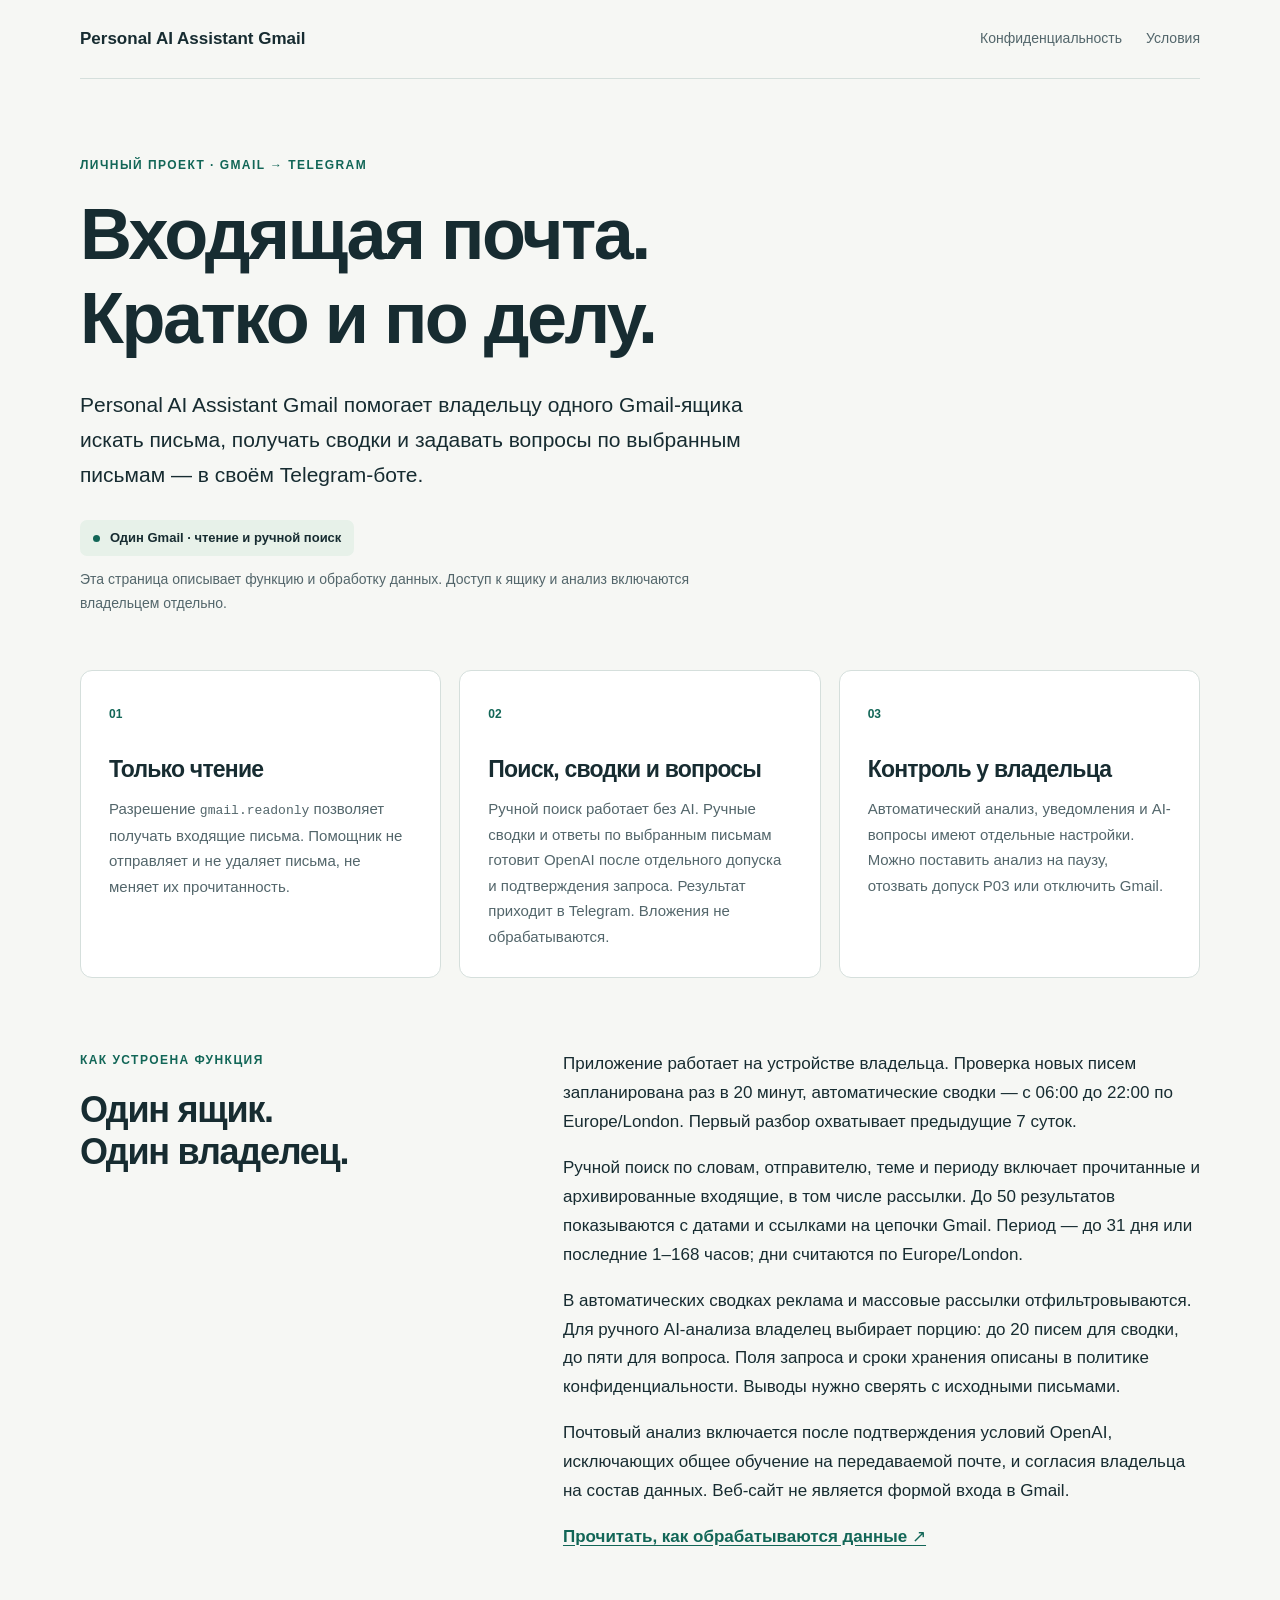
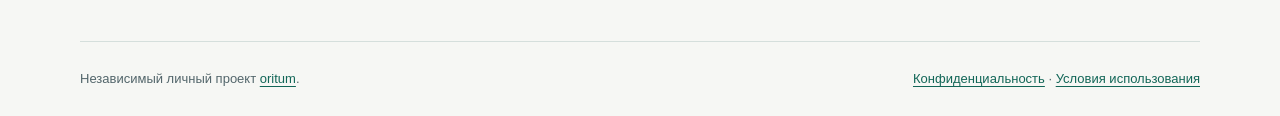
<file: index.html>
<!doctype html>
<html lang="ru">
<head>
  <meta charset="utf-8">
  <meta name="viewport" content="width=device-width, initial-scale=1">
  <meta name="description" content="Personal AI Assistant Gmail — ручной поиск писем, сводки и вопросы по входящей почте в Telegram.">
  <meta name="referrer" content="no-referrer">
  <title>Personal AI Assistant Gmail</title>
  <link rel="stylesheet" href="styles.css">
</head>
<body>
  <a class="skip" href="#main">К содержанию</a>
  <header class="header wrap">
    <a class="brand" href="index.html" aria-current="page">Personal AI Assistant Gmail</a>
    <nav aria-label="Основная навигация">
      <a href="privacy.html">Конфиденциальность</a>
      <a href="terms.html">Условия</a>
    </nav>
  </header>
  <main id="main" class="wrap">
    <section class="hero" aria-labelledby="title">
      <p class="eyebrow">Личный проект · Gmail → Telegram</p>
      <h1 id="title">Входящая почта.<br>Кратко и по делу.</h1>
      <p class="lead">Personal AI Assistant Gmail помогает владельцу одного Gmail-ящика
        искать письма, получать сводки и задавать вопросы по выбранным письмам — в своём Telegram-боте.</p>
      <p class="status"><span class="dot" aria-hidden="true"></span>Один Gmail · чтение и ручной поиск</p>
      <p class="muted">Эта страница описывает функцию и обработку данных.
        Доступ к ящику и анализ включаются владельцем отдельно.</p>
    </section>
    <section class="cards" aria-label="Возможности">
      <article class="card">
        <span class="number" aria-hidden="true">01</span>
        <h2>Только чтение</h2>
        <p>Разрешение <code>gmail.readonly</code> позволяет получать входящие письма.
          Помощник не отправляет и не удаляет письма, не меняет их прочитанность.</p>
      </article>
      <article class="card">
        <span class="number" aria-hidden="true">02</span>
        <h2>Поиск, сводки и вопросы</h2>
        <p>Ручной поиск работает без AI. Ручные сводки и ответы по выбранным письмам
          готовит OpenAI после отдельного допуска и подтверждения запроса.
          Результат приходит в Telegram. Вложения не обрабатываются.</p>
      </article>
      <article class="card">
        <span class="number" aria-hidden="true">03</span>
        <h2>Контроль у владельца</h2>
        <p>Автоматический анализ, уведомления и AI-вопросы имеют отдельные настройки.
          Можно поставить анализ на паузу, отозвать допуск P03 или отключить Gmail.</p>
      </article>
    </section>
    <section class="detail" aria-labelledby="workflow">
      <div>
        <p class="eyebrow">Как устроена функция</p>
        <h2 id="workflow">Один ящик.<br>Один владелец.</h2>
      </div>
      <div class="prose">
        <p>Приложение работает на устройстве владельца. Проверка новых писем
          запланирована раз в 20 минут, автоматические сводки — с 06:00 до 22:00
          по Europe/London. Первый разбор охватывает предыдущие 7 суток.</p>
        <p>Ручной поиск по словам, отправителю, теме и периоду включает прочитанные
          и архивированные входящие, в том числе рассылки. До 50 результатов
          показываются с датами и ссылками на цепочки Gmail. Период — до 31 дня
          или последние 1–168 часов; дни считаются по Europe/London.</p>
        <p>В автоматических сводках реклама и массовые рассылки отфильтровываются.
          Для ручного AI-анализа владелец выбирает порцию: до 20 писем для сводки,
          до пяти для вопроса. Поля запроса и сроки хранения описаны в политике
          конфиденциальности. Выводы нужно сверять с исходными письмами.</p>
        <p>Почтовый анализ включается после подтверждения условий OpenAI,
          исключающих общее обучение на передаваемой почте, и согласия владельца
          на состав данных. Веб-сайт не является формой входа в Gmail.</p>
        <p><a class="text-link" href="privacy.html">Прочитать, как обрабатываются данные <span aria-hidden="true">↗</span></a></p>
      </div>
    </section>
  </main>
  <footer class="footer wrap">
    <p>Независимый личный проект <a href="https://github.com/oritum">oritum</a>.</p>
    <p><a href="privacy.html">Конфиденциальность</a> · <a href="terms.html">Условия использования</a></p>
  </footer>
</body>
</html>
</file>
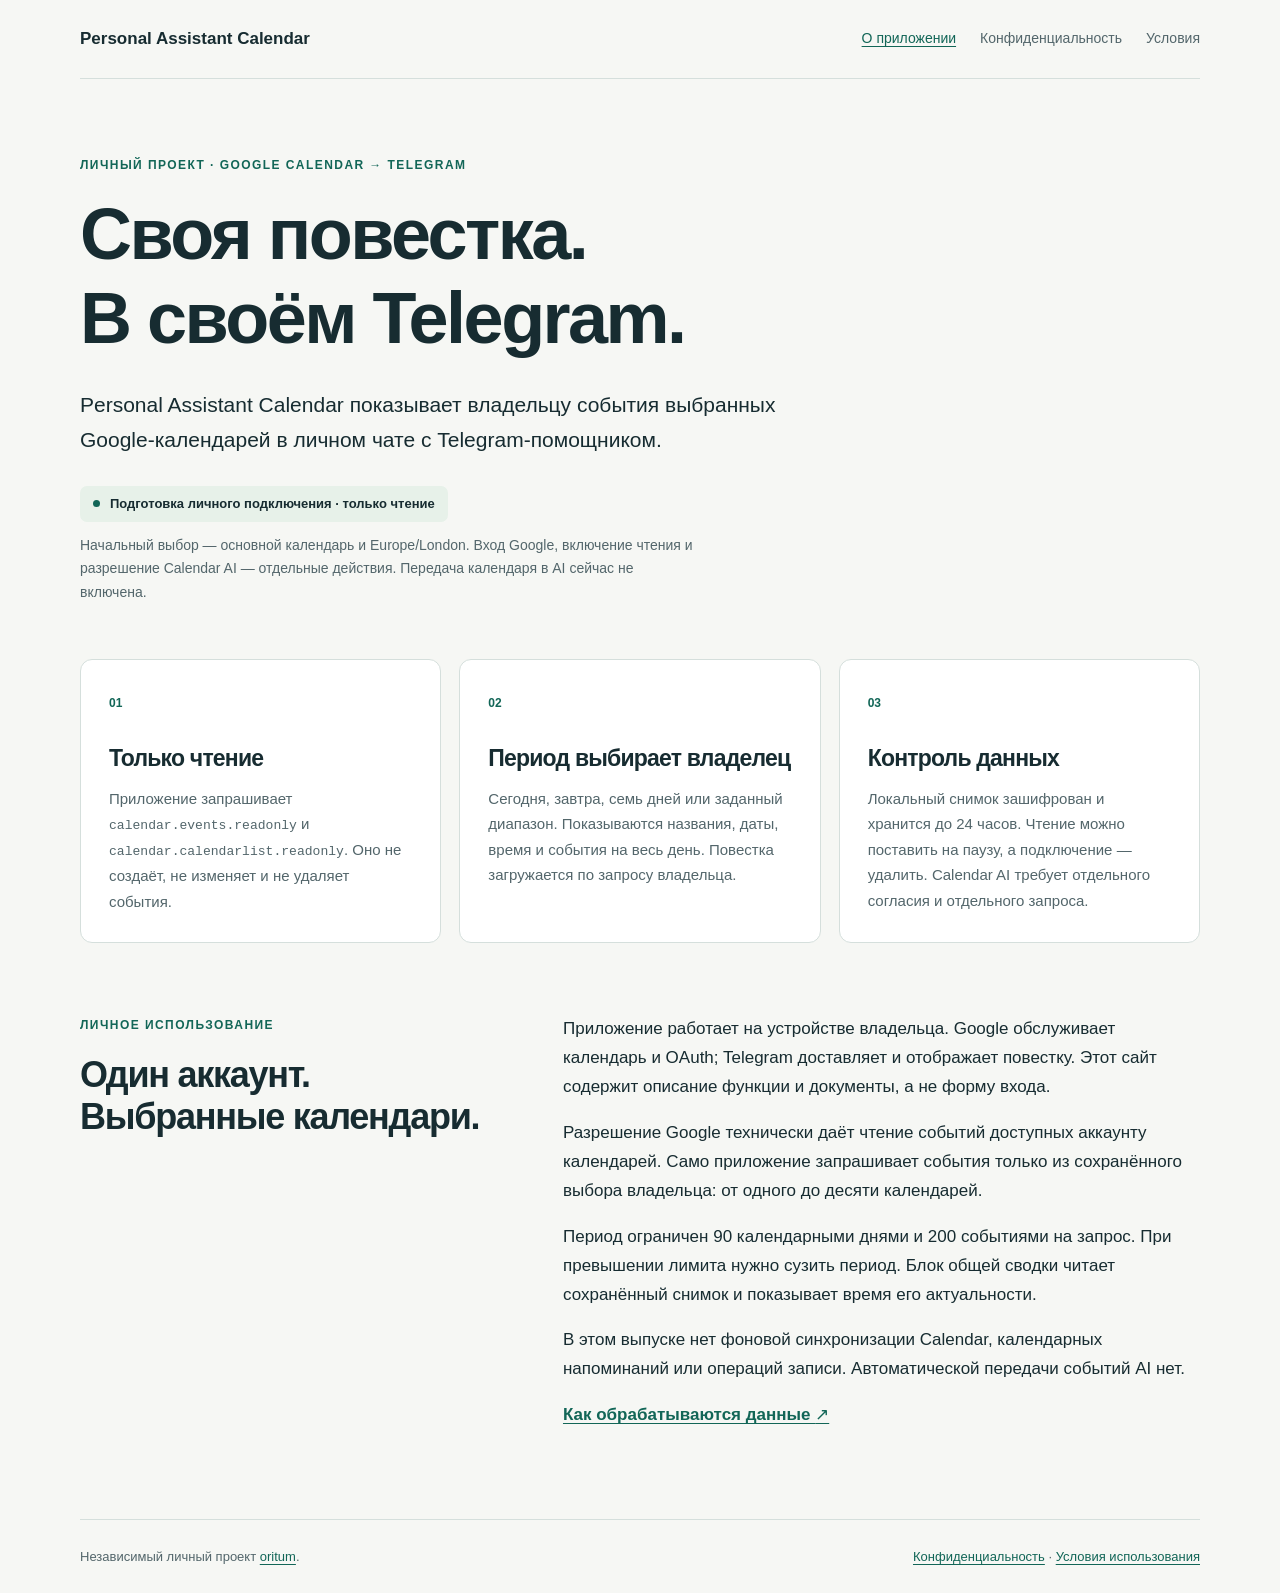
<file: calendar/index.html>
<!doctype html>
<html lang="ru">
<head>
  <meta charset="utf-8">
  <meta name="viewport" content="width=device-width, initial-scale=1">
  <meta name="description" content="Личный Telegram-помощник: чтение выбранного Google Calendar, повестка и локальная сводка.">
  <meta name="referrer" content="no-referrer">
  <title>Personal Assistant Calendar</title>
  <link rel="stylesheet" href="../styles.css">
</head>
<body>
  <a class="skip" href="#main">К содержанию</a>
  <header class="header wrap">
    <a class="brand" href="index.html">Personal Assistant Calendar</a>
    <nav aria-label="Основная навигация">
      <a href="index.html" aria-current="page">О приложении</a>
      <a href="privacy.html">Конфиденциальность</a>
      <a href="terms.html">Условия</a>
    </nav>
  </header>
  <main id="main" class="wrap">
    <section class="hero" aria-labelledby="title">
      <p class="eyebrow">Личный проект · Google Calendar → Telegram</p>
      <h1 id="title">Своя повестка.<br>В своём Telegram.</h1>
      <p class="lead">Personal Assistant Calendar показывает владельцу события
        выбранных Google-календарей в личном чате с Telegram-помощником.</p>
      <p class="status"><span class="dot" aria-hidden="true"></span>Подготовка личного подключения · только чтение</p>
      <p class="muted">Начальный выбор — основной календарь и Europe/London.
        Вход Google, включение чтения и разрешение Calendar AI — отдельные действия.
        Передача календаря в AI сейчас не включена.</p>
    </section>
    <section class="cards" aria-label="Возможности">
      <article class="card">
        <span class="number" aria-hidden="true">01</span>
        <h2>Только чтение</h2>
        <p>Приложение запрашивает <code>calendar.events.readonly</code> и
          <code>calendar.calendarlist.readonly</code>. Оно не создаёт,
          не изменяет и не удаляет события.</p>
      </article>
      <article class="card">
        <span class="number" aria-hidden="true">02</span>
        <h2>Период выбирает владелец</h2>
        <p>Сегодня, завтра, семь дней или заданный диапазон. Показываются
          названия, даты, время и события на весь день. Повестка загружается
          по запросу владельца.</p>
      </article>
      <article class="card">
        <span class="number" aria-hidden="true">03</span>
        <h2>Контроль данных</h2>
        <p>Локальный снимок зашифрован и хранится до 24 часов. Чтение можно
          поставить на паузу, а подключение — удалить. Calendar AI требует
          отдельного согласия и отдельного запроса.</p>
      </article>
    </section>
    <section class="detail" aria-labelledby="workflow">
      <div>
        <p class="eyebrow">Личное использование</p>
        <h2 id="workflow">Один аккаунт.<br>Выбранные календари.</h2>
      </div>
      <div class="prose">
        <p>Приложение работает на устройстве владельца. Google обслуживает
          календарь и OAuth; Telegram доставляет и отображает повестку.
          Этот сайт содержит описание функции и документы, а не форму входа.</p>
        <p>Разрешение Google технически даёт чтение событий доступных аккаунту
          календарей. Само приложение запрашивает события только из сохранённого
          выбора владельца: от одного до десяти календарей.</p>
        <p>Период ограничен 90 календарными днями и 200 событиями на запрос.
          При превышении лимита нужно сузить период. Блок общей сводки читает
          сохранённый снимок и показывает время его актуальности.</p>
        <p>В этом выпуске нет фоновой синхронизации Calendar, календарных
          напоминаний или операций записи. Автоматической передачи событий AI нет.</p>
        <p><a class="text-link" href="privacy.html">Как обрабатываются данные <span aria-hidden="true">↗</span></a></p>
      </div>
    </section>
  </main>
  <footer class="footer wrap">
    <p>Независимый личный проект <a href="https://github.com/oritum">oritum</a>.</p>
    <p><a href="privacy.html">Конфиденциальность</a> · <a href="terms.html">Условия использования</a></p>
  </footer>
</body>
</html>
</file>
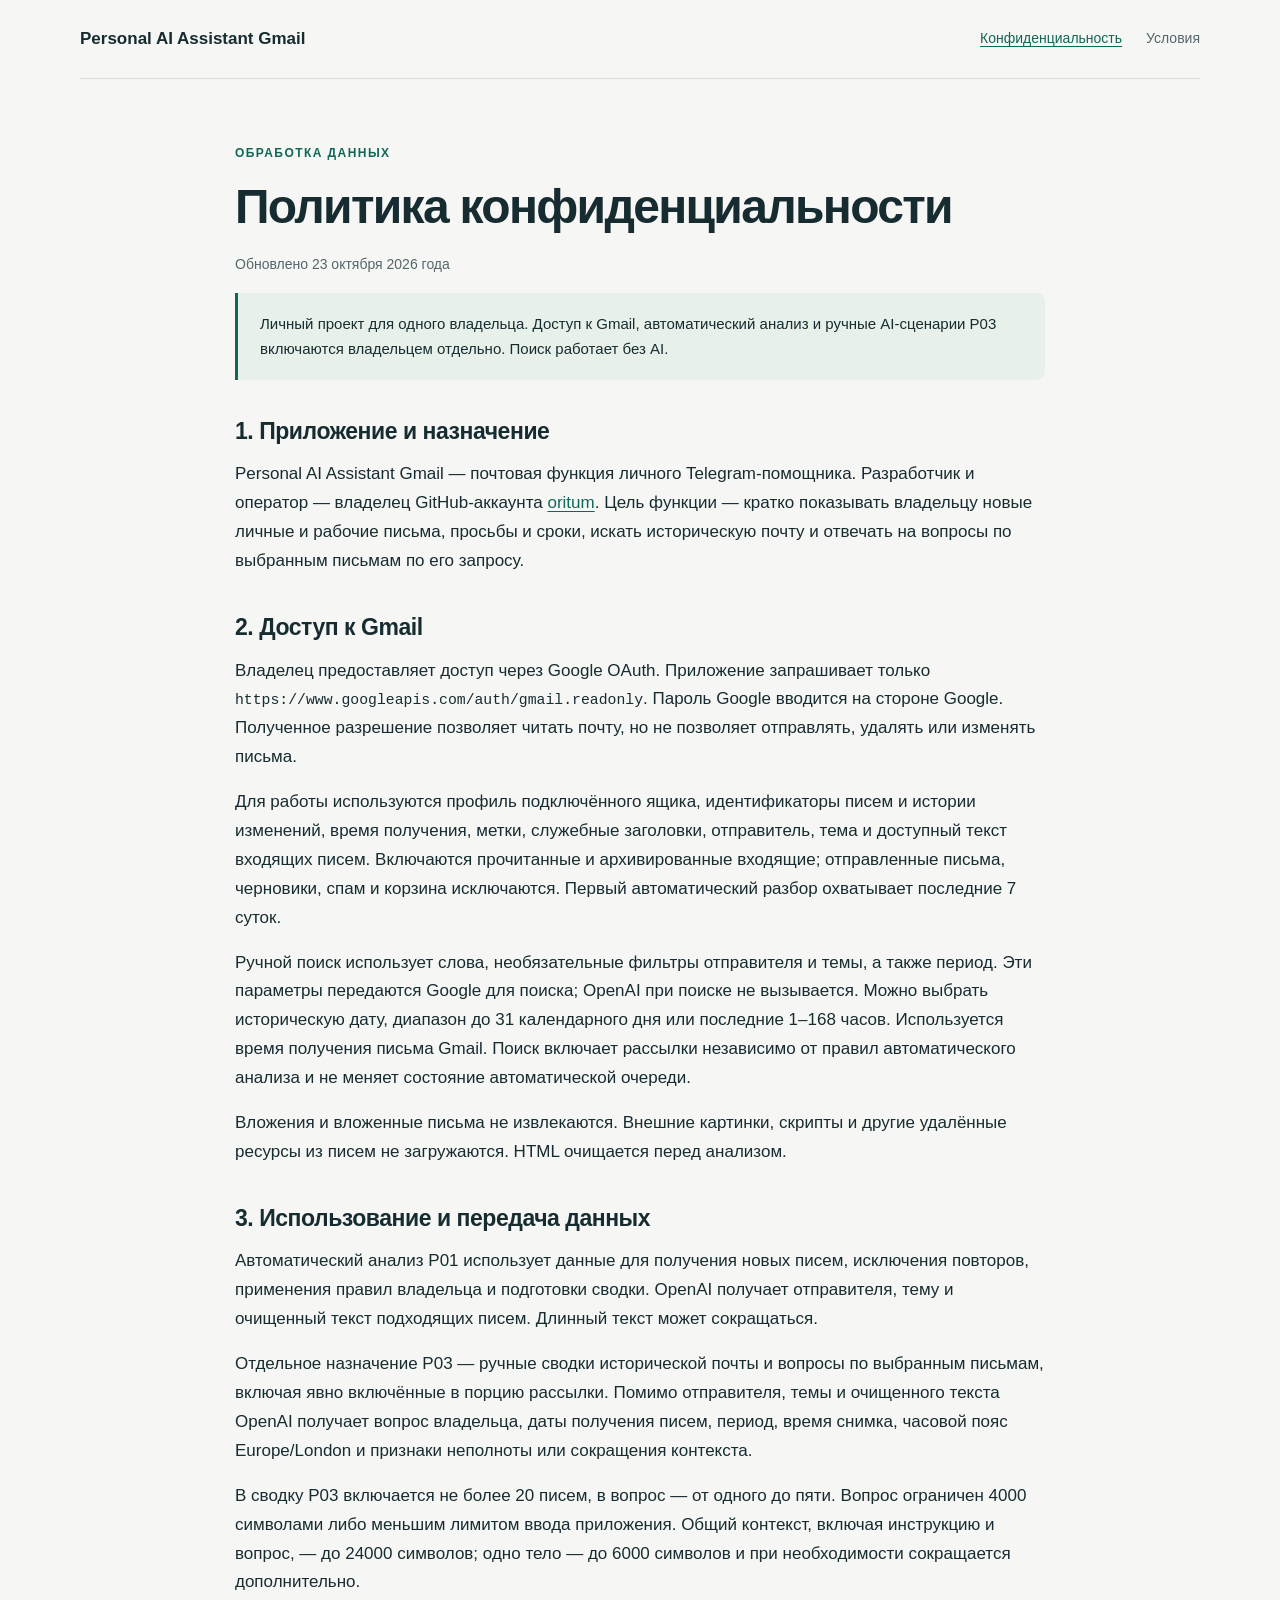
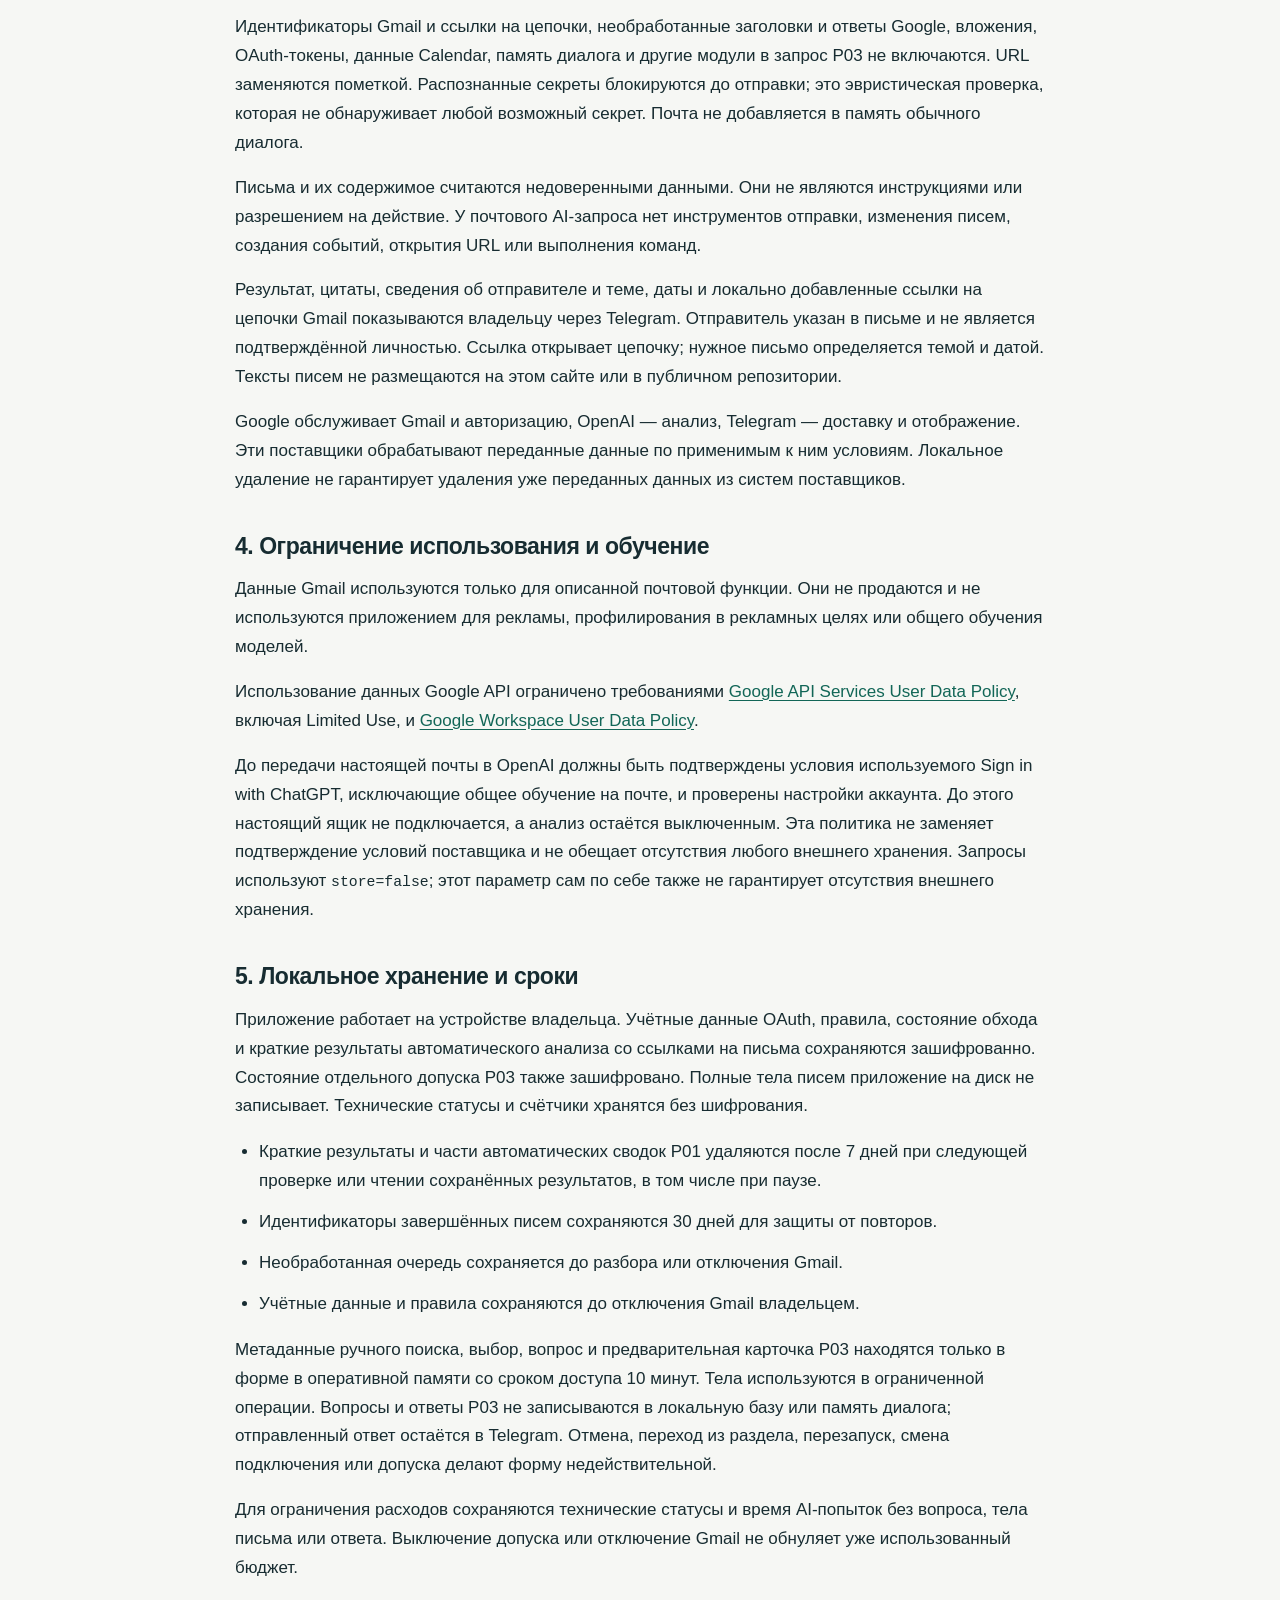
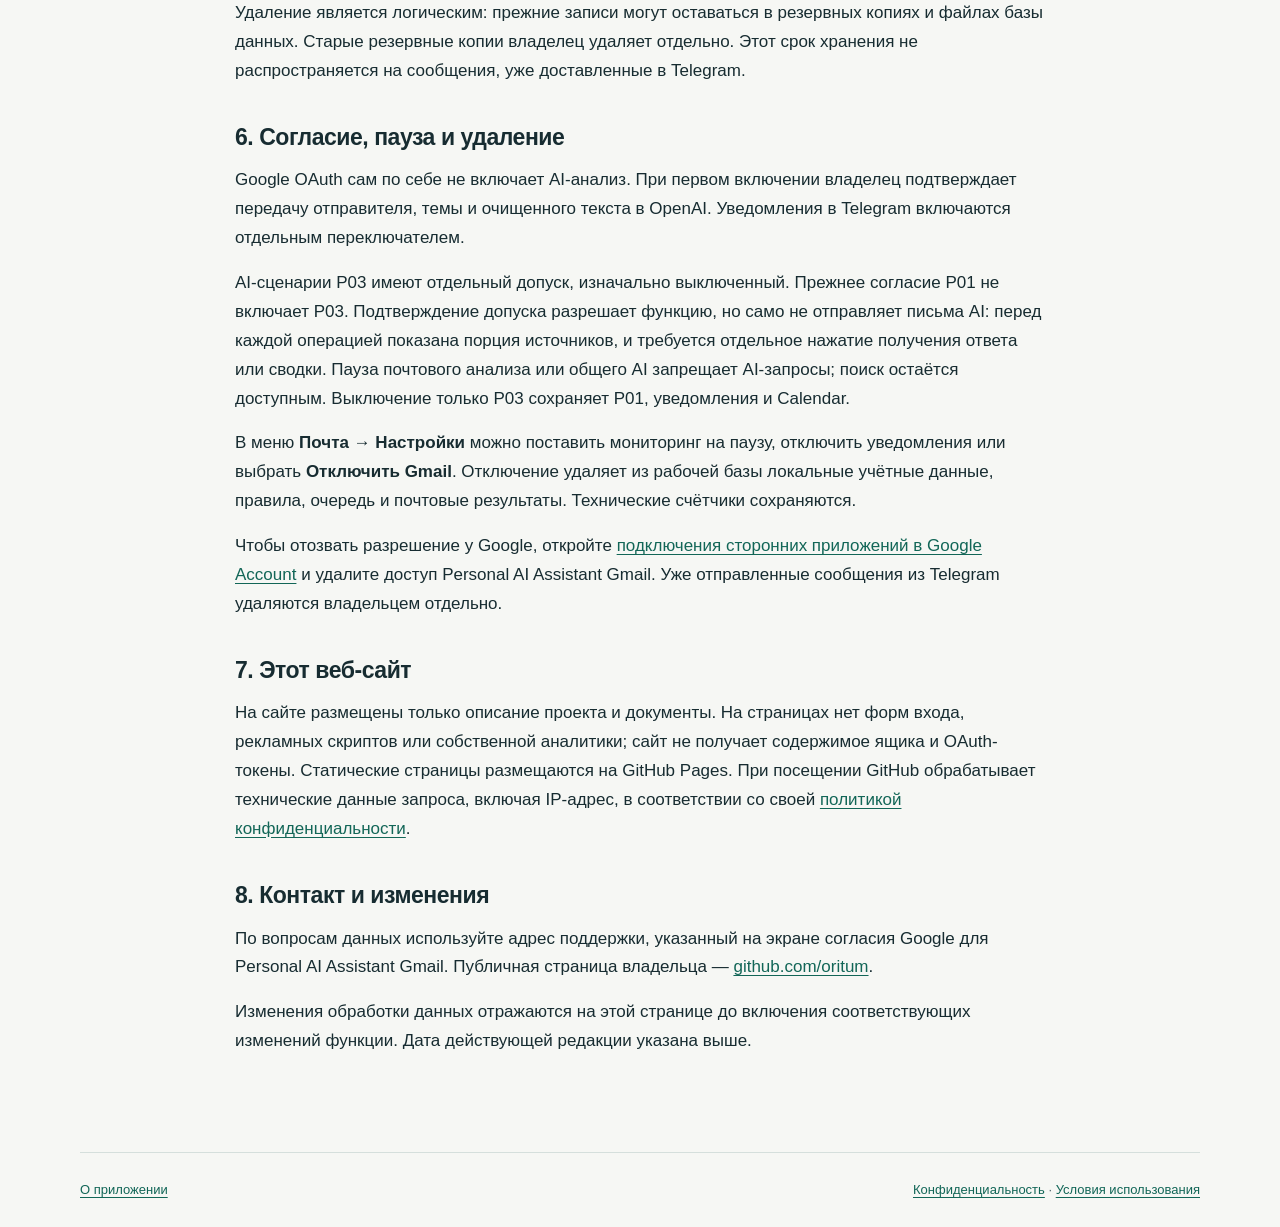
<file: privacy.html>
<!doctype html>
<html lang="ru">
<head>
  <meta charset="utf-8">
  <meta name="viewport" content="width=device-width, initial-scale=1">
  <meta name="description" content="Как Personal AI Assistant Gmail получает, использует, передаёт, хранит и удаляет данные Gmail.">
  <meta name="referrer" content="no-referrer">
  <title>Конфиденциальность · Personal AI Assistant Gmail</title>
  <link rel="stylesheet" href="styles.css">
</head>
<body>
  <a class="skip" href="#main">К содержанию</a>
  <header class="header wrap">
    <a class="brand" href="index.html">Personal AI Assistant Gmail</a>
    <nav aria-label="Основная навигация">
      <a href="privacy.html" aria-current="page">Конфиденциальность</a>
      <a href="terms.html">Условия</a>
    </nav>
  </header>
  <main id="main" class="wrap document">
    <p class="eyebrow">Обработка данных</p>
    <h1>Политика конфиденциальности</h1>
    <p class="updated">Обновлено <time datetime="2026-10-23">23 октября 2026 года</time></p>
    <div class="notice">Личный проект для одного владельца. Доступ к Gmail, автоматический анализ
      и ручные AI-сценарии P03 включаются владельцем отдельно. Поиск работает без AI.</div>
    <section>
      <h2>1. Приложение и назначение</h2>
      <p>Personal AI Assistant Gmail — почтовая функция личного Telegram-помощника.
        Разработчик и оператор — владелец GitHub-аккаунта
        <a href="https://github.com/oritum">oritum</a>. Цель функции — кратко
        показывать владельцу новые личные и рабочие письма, просьбы и сроки, искать
        историческую почту и отвечать на вопросы по выбранным письмам по его запросу.</p>
    </section>
    <section>
      <h2>2. Доступ к Gmail</h2>
      <p>Владелец предоставляет доступ через Google OAuth. Приложение запрашивает
        только <code>https://www.googleapis.com/auth/gmail.readonly</code>.
        Пароль Google вводится на стороне Google. Полученное разрешение позволяет
        читать почту, но не позволяет отправлять, удалять или изменять письма.</p>
      <p>Для работы используются профиль подключённого ящика, идентификаторы
        писем и истории изменений, время получения, метки, служебные заголовки,
        отправитель, тема и доступный текст входящих писем. Включаются прочитанные
        и архивированные входящие; отправленные письма, черновики, спам и корзина
        исключаются. Первый автоматический разбор охватывает последние 7 суток.</p>
      <p>Ручной поиск использует слова, необязательные фильтры отправителя и темы,
        а также период. Эти параметры передаются Google для поиска; OpenAI
        при поиске не вызывается. Можно выбрать историческую дату, диапазон
        до 31 календарного дня или последние 1–168 часов. Используется время
        получения письма Gmail. Поиск включает рассылки независимо от правил
        автоматического анализа и не меняет состояние автоматической очереди.</p>
      <p>Вложения и вложенные письма не извлекаются. Внешние картинки, скрипты и
        другие удалённые ресурсы из писем не загружаются. HTML очищается перед анализом.</p>
    </section>
    <section>
<h2>3. Использование и передача данных</h2>
      <p>Автоматический анализ P01 использует данные для получения новых писем,
        исключения повторов, применения правил владельца и подготовки сводки.
        OpenAI получает отправителя, тему и очищенный текст подходящих писем.
        Длинный текст может сокращаться.</p>
      <p>Отдельное назначение P03 — ручные сводки исторической почты и вопросы
        по выбранным письмам, включая явно включённые в порцию рассылки.
        Помимо отправителя, темы и очищенного текста OpenAI получает вопрос
        владельца, даты получения писем, период, время снимка, часовой пояс
        Europe/London и признаки неполноты или сокращения контекста.</p>
      <p>В сводку P03 включается не более 20 писем, в вопрос — от одного до пяти.
        Вопрос ограничен 4000 символами либо меньшим лимитом ввода приложения.
        Общий контекст, включая инструкцию и вопрос, — до 24000 символов;
        одно тело — до 6000 символов и при необходимости сокращается дополнительно.</p>
      <p>Идентификаторы Gmail и ссылки на цепочки, необработанные заголовки и ответы Google, вложения,
        OAuth-токены, данные Calendar, память диалога и другие модули в запрос P03
        не включаются. URL заменяются пометкой. Распознанные секреты блокируются
        до отправки; это эвристическая проверка, которая не обнаруживает любой
        возможный секрет. Почта не добавляется в память обычного диалога.</p>
      <p>Письма и их содержимое считаются недоверенными данными. Они не являются
        инструкциями или разрешением на действие. У почтового AI-запроса нет
        инструментов отправки, изменения писем, создания событий, открытия URL
        или выполнения команд.</p>
      <p>Результат, цитаты, сведения об отправителе и теме, даты и локально
        добавленные ссылки на цепочки Gmail показываются владельцу через Telegram.
        Отправитель указан в письме и не является подтверждённой личностью.
        Ссылка открывает цепочку; нужное письмо определяется темой и датой.
        Тексты писем не размещаются на этом сайте или в публичном репозитории.</p>
      <p>Google обслуживает Gmail и авторизацию, OpenAI — анализ, Telegram —
        доставку и отображение. Эти поставщики обрабатывают переданные данные
        по применимым к ним условиям. Локальное удаление не гарантирует удаления
        уже переданных данных из систем поставщиков.</p>
    </section>
    <section>
      <h2>4. Ограничение использования и обучение</h2>
      <p>Данные Gmail используются только для описанной почтовой функции.
        Они не продаются и не используются приложением для рекламы,
        профилирования в рекламных целях или общего обучения моделей.</p>
      <p>Использование данных Google API ограничено требованиями
        <a href="https://developers.google.com/terms/api-services-user-data-policy">Google API Services User Data Policy</a>,
        включая Limited Use, и
        <a href="https://developers.google.com/workspace/workspace-api-user-data-developer-policy">Google Workspace User Data Policy</a>.</p>
      <p>До передачи настоящей почты в OpenAI должны быть подтверждены условия
        используемого Sign in with ChatGPT, исключающие общее обучение на почте,
        и проверены настройки аккаунта. До этого настоящий ящик не подключается,
        а анализ остаётся выключенным. Эта политика не заменяет подтверждение
        условий поставщика и не обещает отсутствия любого внешнего хранения.
        Запросы используют <code>store=false</code>; этот параметр сам по себе
        также не гарантирует отсутствия внешнего хранения.</p>
    </section>
    <section>
      <h2>5. Локальное хранение и сроки</h2>
      <p>Приложение работает на устройстве владельца. Учётные данные OAuth,
        правила, состояние обхода и краткие результаты автоматического анализа
        со ссылками на письма сохраняются зашифрованно. Состояние отдельного допуска P03
        также зашифровано. Полные тела писем приложение на диск не записывает.
        Технические статусы и счётчики хранятся без шифрования.</p>
      <ul>
        <li>Краткие результаты и части автоматических сводок P01 удаляются после 7 дней при следующей
          проверке или чтении сохранённых результатов, в том числе при паузе.</li>
        <li>Идентификаторы завершённых писем сохраняются 30 дней для защиты от повторов.</li>
        <li>Необработанная очередь сохраняется до разбора или отключения Gmail.</li>
        <li>Учётные данные и правила сохраняются до отключения Gmail владельцем.</li>
      </ul>
      <p>Метаданные ручного поиска, выбор, вопрос и предварительная карточка P03 находятся только
        в форме в оперативной памяти со сроком доступа 10 минут. Тела используются в ограниченной
        операции. Вопросы и ответы P03 не записываются в локальную базу или память
        диалога; отправленный ответ остаётся в Telegram. Отмена, переход из раздела,
        перезапуск, смена подключения или допуска делают форму недействительной.</p>
      <p>Для ограничения расходов сохраняются технические статусы и время
        AI-попыток без вопроса, тела письма или ответа. Выключение допуска или
        отключение Gmail не обнуляет уже использованный бюджет.</p>
      <p>Удаление является логическим: прежние записи могут оставаться в резервных
        копиях и файлах базы данных. Старые резервные копии владелец удаляет отдельно.
        Этот срок хранения не распространяется на сообщения, уже доставленные в Telegram.</p>
    </section>
    <section>
      <h2>6. Согласие, пауза и удаление</h2>
      <p>Google OAuth сам по себе не включает AI-анализ. При первом включении
        владелец подтверждает передачу отправителя, темы и очищенного текста
        в OpenAI. Уведомления в Telegram включаются отдельным переключателем.</p>
      <p>AI-сценарии P03 имеют отдельный допуск, изначально выключенный.
        Прежнее согласие P01 не включает P03. Подтверждение допуска разрешает
        функцию, но само не отправляет письма AI: перед каждой операцией показана
        порция источников, и требуется отдельное нажатие получения ответа или сводки.
        Пауза почтового анализа или общего AI запрещает AI-запросы; поиск остаётся
        доступным. Выключение только P03 сохраняет P01, уведомления и Calendar.</p>
      <p>В меню <strong>Почта → Настройки</strong> можно поставить мониторинг на паузу,
        отключить уведомления или выбрать <strong>Отключить Gmail</strong>.
        Отключение удаляет из рабочей базы локальные учётные данные, правила,
        очередь и почтовые результаты. Технические счётчики сохраняются.</p>
      <p>Чтобы отозвать разрешение у Google, откройте
        <a href="https://myaccount.google.com/connections">подключения сторонних приложений в Google Account</a>
        и удалите доступ Personal AI Assistant Gmail. Уже отправленные сообщения
        из Telegram удаляются владельцем отдельно.</p>
    </section>
    <section>
      <h2>7. Этот веб-сайт</h2>
      <p>На сайте размещены только описание проекта и документы. На страницах нет
        форм входа, рекламных скриптов или собственной аналитики; сайт не получает
        содержимое ящика и OAuth-токены. Статические страницы размещаются на GitHub Pages.
        При посещении GitHub обрабатывает технические данные запроса, включая IP-адрес,
        в соответствии со своей
        <a href="https://docs.github.com/en/site-policy/privacy-policies/github-general-privacy-statement">политикой конфиденциальности</a>.</p>
    </section>
    <section>
      <h2>8. Контакт и изменения</h2>
      <p>По вопросам данных используйте адрес поддержки, указанный на экране
        согласия Google для Personal AI Assistant Gmail. Публичная страница
        владельца — <a href="https://github.com/oritum">github.com/oritum</a>.</p>
      <p>Изменения обработки данных отражаются на этой странице до включения
        соответствующих изменений функции. Дата действующей редакции указана выше.</p>
    </section>
  </main>
  <footer class="footer wrap">
    <p><a href="index.html">О приложении</a></p>
    <p><a href="privacy.html" aria-current="page">Конфиденциальность</a> · <a href="terms.html">Условия использования</a></p>
  </footer>
</body>
</html>
</file>
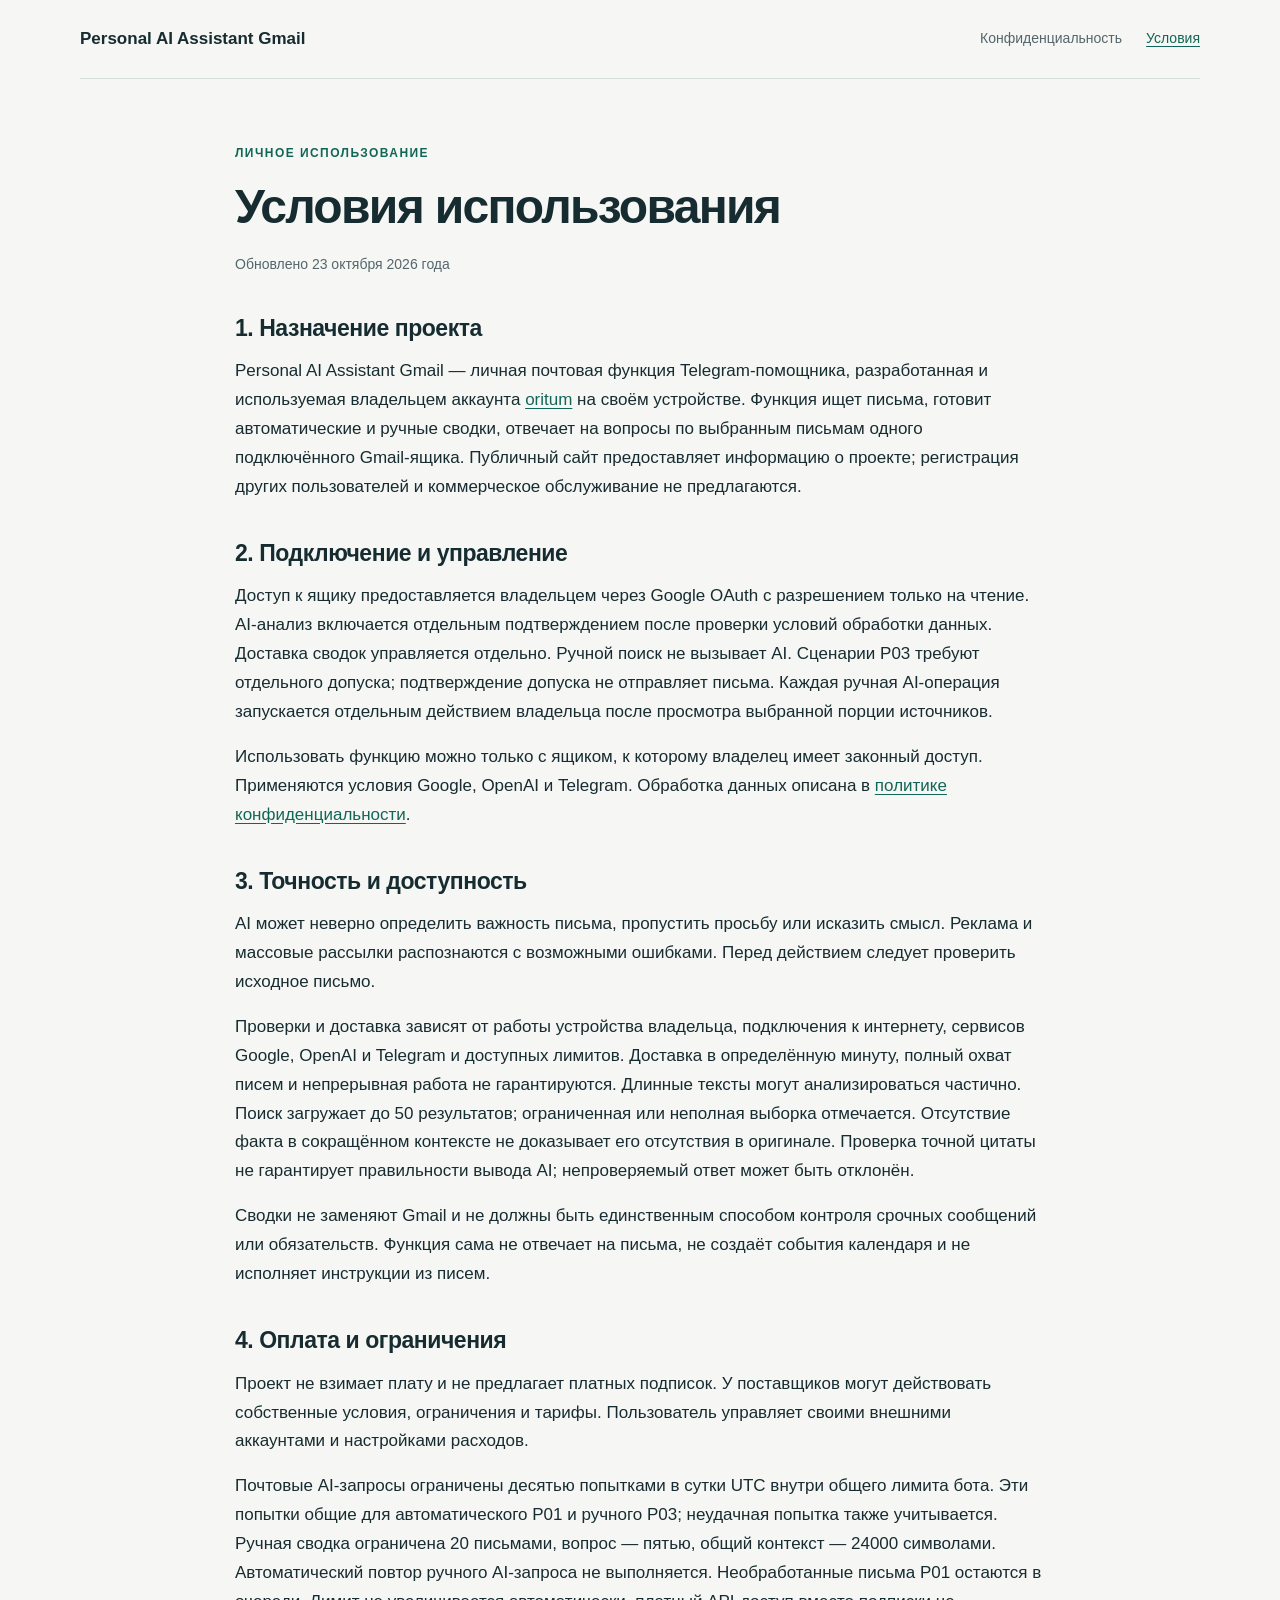
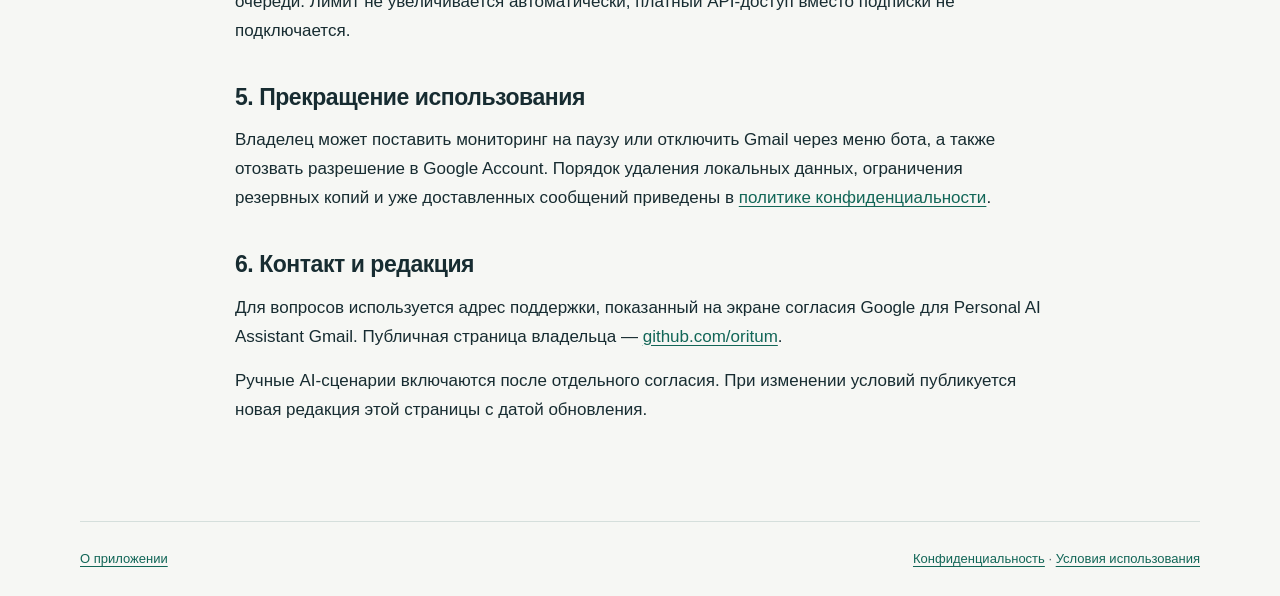
<file: terms.html>
<!doctype html>
<html lang="ru">
<head>
  <meta charset="utf-8">
  <meta name="viewport" content="width=device-width, initial-scale=1">
  <meta name="description" content="Условия личного использования Personal AI Assistant Gmail.">
  <meta name="referrer" content="no-referrer">
  <title>Условия использования · Personal AI Assistant Gmail</title>
  <link rel="stylesheet" href="styles.css">
</head>
<body>
  <a class="skip" href="#main">К содержанию</a>
  <header class="header wrap">
    <a class="brand" href="index.html">Personal AI Assistant Gmail</a>
    <nav aria-label="Основная навигация">
      <a href="privacy.html">Конфиденциальность</a>
      <a href="terms.html" aria-current="page">Условия</a>
    </nav>
  </header>
  <main id="main" class="wrap document">
    <p class="eyebrow">Личное использование</p>
    <h1>Условия использования</h1>
    <p class="updated">Обновлено <time datetime="2026-10-23">23 октября 2026 года</time></p>
    <section>
      <h2>1. Назначение проекта</h2>
      <p>Personal AI Assistant Gmail — личная почтовая функция Telegram-помощника,
        разработанная и используемая владельцем аккаунта
        <a href="https://github.com/oritum">oritum</a> на своём устройстве.
        Функция ищет письма, готовит автоматические и ручные сводки, отвечает
        на вопросы по выбранным письмам одного подключённого Gmail-ящика.
        Публичный сайт предоставляет информацию о проекте; регистрация других
        пользователей и коммерческое обслуживание не предлагаются.</p>
    </section>
    <section>
      <h2>2. Подключение и управление</h2>
      <p>Доступ к ящику предоставляется владельцем через Google OAuth с разрешением
        только на чтение. AI-анализ включается отдельным подтверждением после
        проверки условий обработки данных. Доставка сводок управляется отдельно.
        Ручной поиск не вызывает AI. Сценарии P03 требуют отдельного допуска;
        подтверждение допуска не отправляет письма. Каждая ручная AI-операция
        запускается отдельным действием владельца после просмотра выбранной порции источников.</p>
      <p>Использовать функцию можно только с ящиком, к которому владелец имеет
        законный доступ. Применяются условия Google, OpenAI и Telegram.
        Обработка данных описана в <a href="privacy.html">политике конфиденциальности</a>.</p>
    </section>
    <section>
      <h2>3. Точность и доступность</h2>
      <p>AI может неверно определить важность письма, пропустить просьбу или
        исказить смысл. Реклама и массовые рассылки распознаются с возможными
        ошибками. Перед действием следует проверить исходное письмо.</p>
      <p>Проверки и доставка зависят от работы устройства владельца, подключения
        к интернету, сервисов Google, OpenAI и Telegram и доступных лимитов.
        Доставка в определённую минуту, полный охват писем и непрерывная работа
        не гарантируются. Длинные тексты могут анализироваться частично.
        Поиск загружает до 50 результатов; ограниченная или неполная выборка
        отмечается. Отсутствие факта в сокращённом контексте не доказывает
        его отсутствия в оригинале. Проверка точной цитаты не гарантирует
        правильности вывода AI; непроверяемый ответ может быть отклонён.</p>
      <p>Сводки не заменяют Gmail и не должны быть единственным способом контроля
        срочных сообщений или обязательств. Функция сама не отвечает на письма,
        не создаёт события календаря и не исполняет инструкции из писем.</p>
    </section>
    <section>
      <h2>4. Оплата и ограничения</h2>
      <p>Проект не взимает плату и не предлагает платных подписок. У поставщиков
        могут действовать собственные условия, ограничения и тарифы.
        Пользователь управляет своими внешними аккаунтами и настройками расходов.</p>
      <p>Почтовые AI-запросы ограничены десятью попытками в сутки UTC внутри общего
        лимита бота. Эти попытки общие для автоматического P01 и ручного P03;
        неудачная попытка также учитывается. Ручная сводка ограничена 20 письмами,
        вопрос — пятью, общий контекст — 24000 символами. Автоматический повтор
        ручного AI-запроса не выполняется. Необработанные письма P01 остаются
        в очереди. Лимит не увеличивается
        автоматически, платный API-доступ вместо подписки не подключается.</p>
    </section>
    <section>
      <h2>5. Прекращение использования</h2>
      <p>Владелец может поставить мониторинг на паузу или отключить Gmail через
        меню бота, а также отозвать разрешение в Google Account. Порядок удаления
        локальных данных, ограничения резервных копий и уже доставленных сообщений
        приведены в <a href="privacy.html">политике конфиденциальности</a>.</p>
    </section>
    <section>
      <h2>6. Контакт и редакция</h2>
      <p>Для вопросов используется адрес поддержки, показанный на экране согласия
        Google для Personal AI Assistant Gmail. Публичная страница владельца —
        <a href="https://github.com/oritum">github.com/oritum</a>.</p>
      <p>Ручные AI-сценарии включаются после отдельного согласия. При изменении условий
        публикуется новая редакция этой страницы с датой обновления.</p>
    </section>
  </main>
  <footer class="footer wrap">
    <p><a href="index.html">О приложении</a></p>
    <p><a href="privacy.html">Конфиденциальность</a> · <a href="terms.html" aria-current="page">Условия использования</a></p>
  </footer>
</body>
</html>
</file>
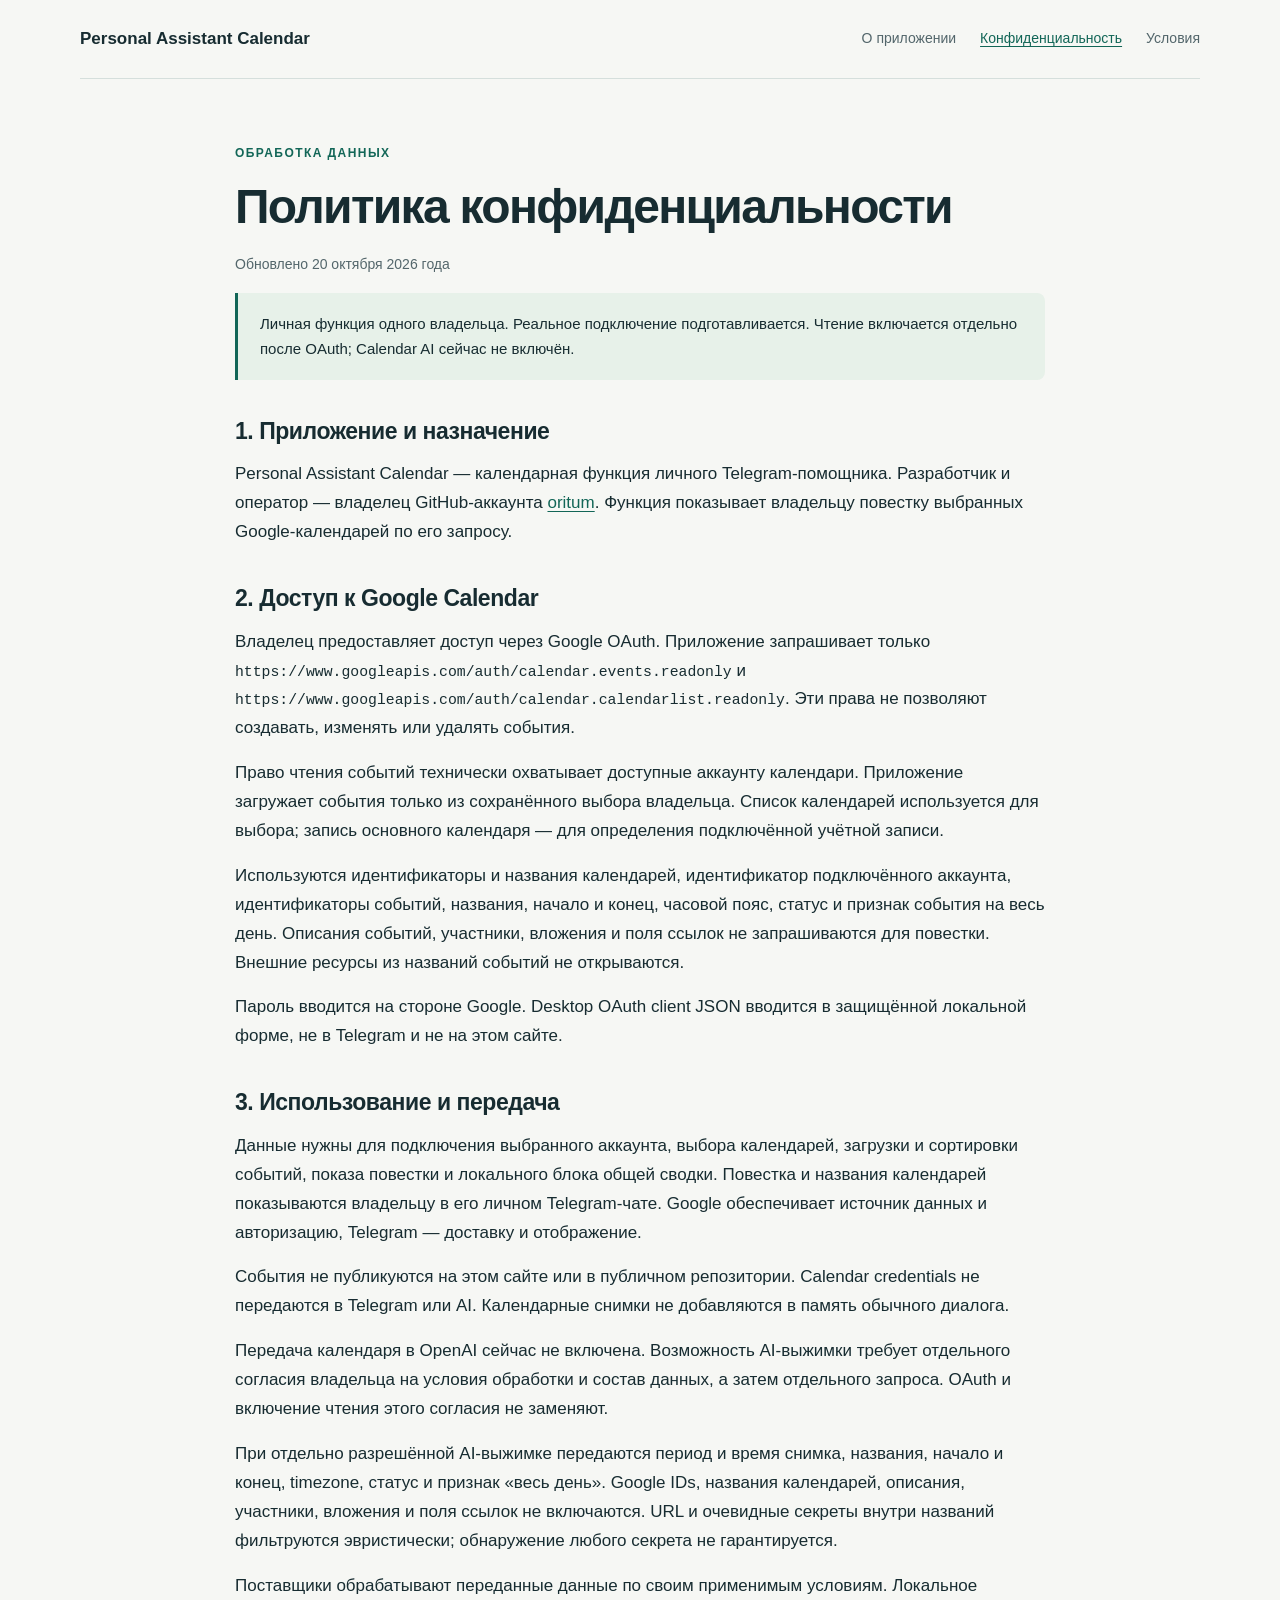
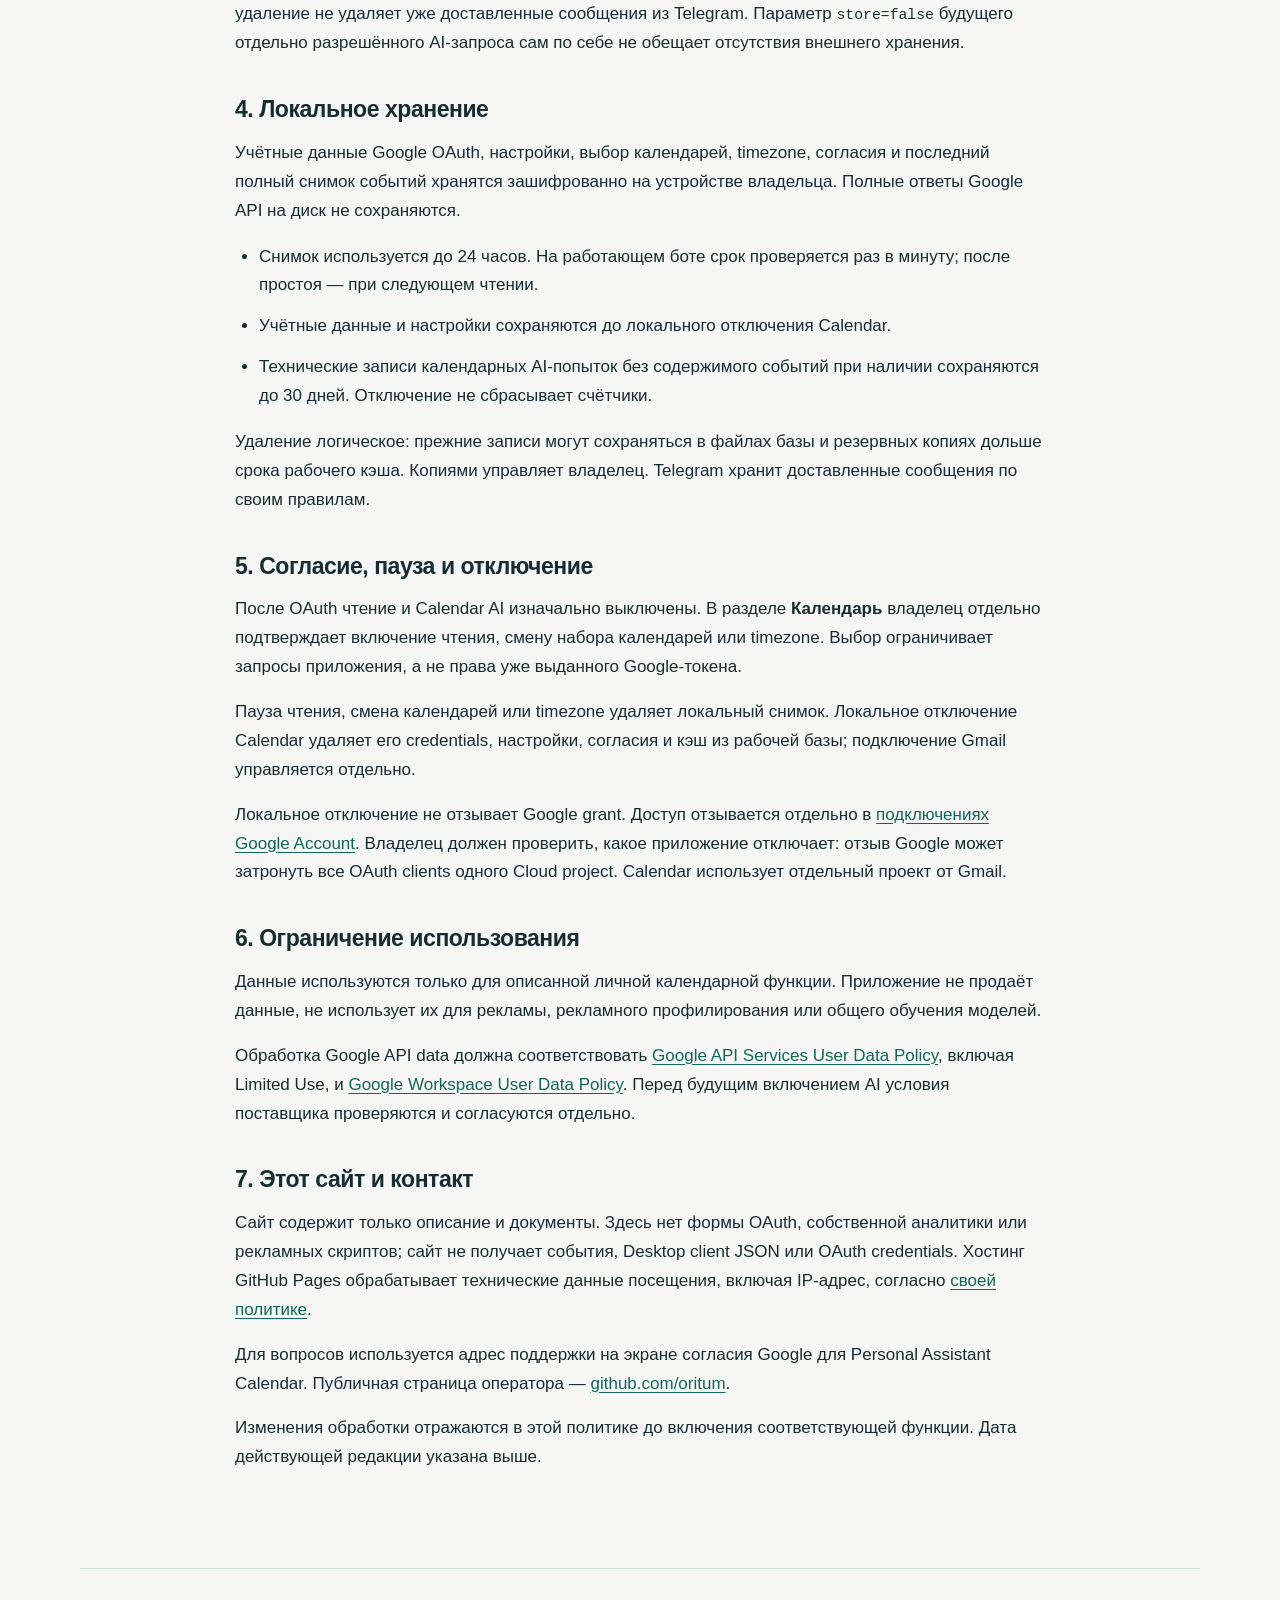
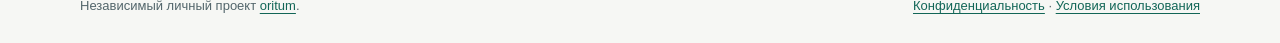
<file: calendar/privacy.html>
<!doctype html>
<html lang="ru">
<head>
  <meta charset="utf-8">
  <meta name="viewport" content="width=device-width, initial-scale=1">
  <meta name="description" content="Доступ, использование, передача, хранение и удаление данных Google Calendar в личном помощнике.">
  <meta name="referrer" content="no-referrer">
  <title>Конфиденциальность · Personal Assistant Calendar</title>
  <link rel="stylesheet" href="../styles.css">
</head>
<body>
  <a class="skip" href="#main">К содержанию</a>
  <header class="header wrap">
    <a class="brand" href="index.html">Personal Assistant Calendar</a>
    <nav aria-label="Основная навигация">
      <a href="index.html">О приложении</a>
      <a href="privacy.html" aria-current="page">Конфиденциальность</a>
      <a href="terms.html">Условия</a>
    </nav>
  </header>
  <main id="main" class="wrap document">
    <p class="eyebrow">Обработка данных</p>
    <h1>Политика конфиденциальности</h1>
    <p class="updated">Обновлено <time datetime="2026-10-20">20 октября 2026 года</time></p>
    <div class="notice">Личная функция одного владельца. Реальное подключение
      подготавливается. Чтение включается отдельно после OAuth;
      Calendar AI сейчас не включён.</div>
    <section>
      <h2>1. Приложение и назначение</h2>
      <p>Personal Assistant Calendar — календарная функция личного
        Telegram-помощника. Разработчик и оператор — владелец GitHub-аккаунта
        <a href="https://github.com/oritum">oritum</a>. Функция показывает
        владельцу повестку выбранных Google-календарей по его запросу.</p>
    </section>
    <section>
      <h2>2. Доступ к Google Calendar</h2>
      <p>Владелец предоставляет доступ через Google OAuth. Приложение запрашивает
        только <code>https://www.googleapis.com/auth/calendar.events.readonly</code>
        и <code>https://www.googleapis.com/auth/calendar.calendarlist.readonly</code>.
        Эти права не позволяют создавать, изменять или удалять события.</p>
      <p>Право чтения событий технически охватывает доступные аккаунту календари.
        Приложение загружает события только из сохранённого выбора владельца.
        Список календарей используется для выбора; запись основного календаря —
        для определения подключённой учётной записи.</p>
      <p>Используются идентификаторы и названия календарей, идентификатор
        подключённого аккаунта, идентификаторы событий, названия, начало и конец,
        часовой пояс, статус и признак события на весь день. Описания событий,
        участники, вложения и поля ссылок не запрашиваются для повестки.
        Внешние ресурсы из названий событий не открываются.</p>
      <p>Пароль вводится на стороне Google. Desktop OAuth client JSON вводится
        в защищённой локальной форме, не в Telegram и не на этом сайте.</p>
    </section>
    <section>
      <h2>3. Использование и передача</h2>
      <p>Данные нужны для подключения выбранного аккаунта, выбора календарей,
        загрузки и сортировки событий, показа повестки и локального блока
        общей сводки. Повестка и названия календарей показываются владельцу
        в его личном Telegram-чате. Google обеспечивает источник данных
        и авторизацию, Telegram — доставку и отображение.</p>
      <p>События не публикуются на этом сайте или в публичном репозитории.
        Calendar credentials не передаются в Telegram или AI. Календарные
        снимки не добавляются в память обычного диалога.</p>
      <p>Передача календаря в OpenAI сейчас не включена. Возможность AI-выжимки
        требует отдельного согласия владельца на условия обработки и состав
        данных, а затем отдельного запроса. OAuth и включение чтения этого
        согласия не заменяют.</p>
      <p>При отдельно разрешённой AI-выжимке передаются период и время снимка,
        названия, начало и конец, timezone, статус и признак «весь день».
        Google IDs, названия календарей, описания, участники, вложения и поля
        ссылок не включаются. URL и очевидные секреты внутри названий
        фильтруются эвристически; обнаружение любого секрета не гарантируется.</p>
      <p>Поставщики обрабатывают переданные данные по своим применимым условиям.
        Локальное удаление не удаляет уже доставленные сообщения из Telegram.
        Параметр <code>store=false</code> будущего отдельно разрешённого AI-запроса
        сам по себе не обещает отсутствия внешнего хранения.</p>
    </section>
    <section>
      <h2>4. Локальное хранение</h2>
      <p>Учётные данные Google OAuth, настройки, выбор календарей, timezone,
        согласия и последний полный снимок событий хранятся зашифрованно
        на устройстве владельца. Полные ответы Google API на диск не сохраняются.</p>
      <ul>
        <li>Снимок используется до 24 часов. На работающем боте срок проверяется
          раз в минуту; после простоя — при следующем чтении.</li>
        <li>Учётные данные и настройки сохраняются до локального отключения Calendar.</li>
        <li>Технические записи календарных AI-попыток без содержимого событий
          при наличии сохраняются до 30 дней. Отключение не сбрасывает счётчики.</li>
      </ul>
      <p>Удаление логическое: прежние записи могут сохраняться в файлах базы
        и резервных копиях дольше срока рабочего кэша. Копиями управляет владелец.
        Telegram хранит доставленные сообщения по своим правилам.</p>
    </section>
    <section>
      <h2>5. Согласие, пауза и отключение</h2>
      <p>После OAuth чтение и Calendar AI изначально выключены. В разделе
        <strong>Календарь</strong> владелец отдельно подтверждает включение чтения,
        смену набора календарей или timezone. Выбор ограничивает запросы приложения,
        а не права уже выданного Google-токена.</p>
      <p>Пауза чтения, смена календарей или timezone удаляет локальный снимок.
        Локальное отключение Calendar удаляет его credentials, настройки, согласия
        и кэш из рабочей базы; подключение Gmail управляется отдельно.</p>
      <p>Локальное отключение не отзывает Google grant. Доступ отзывается отдельно
        в <a href="https://myaccount.google.com/connections">подключениях Google Account</a>.
        Владелец должен проверить, какое приложение отключает: отзыв Google может
        затронуть все OAuth clients одного Cloud project. Calendar использует
        отдельный проект от Gmail.</p>
    </section>
    <section>
      <h2>6. Ограничение использования</h2>
      <p>Данные используются только для описанной личной календарной функции.
        Приложение не продаёт данные, не использует их для рекламы,
        рекламного профилирования или общего обучения моделей.</p>
      <p>Обработка Google API data должна соответствовать
        <a href="https://developers.google.com/terms/api-services-user-data-policy">Google API Services User Data Policy</a>,
        включая Limited Use, и
        <a href="https://developers.google.com/workspace/workspace-api-user-data-developer-policy">Google Workspace User Data Policy</a>.
        Перед будущим включением AI условия поставщика проверяются и согласуются отдельно.</p>
    </section>
    <section>
      <h2>7. Этот сайт и контакт</h2>
      <p>Сайт содержит только описание и документы. Здесь нет формы OAuth,
        собственной аналитики или рекламных скриптов; сайт не получает события,
        Desktop client JSON или OAuth credentials. Хостинг GitHub Pages
        обрабатывает технические данные посещения, включая IP-адрес, согласно
        <a href="https://docs.github.com/en/site-policy/privacy-policies/github-general-privacy-statement">своей политике</a>.</p>
      <p>Для вопросов используется адрес поддержки на экране согласия Google
        для Personal Assistant Calendar. Публичная страница оператора —
        <a href="https://github.com/oritum">github.com/oritum</a>.</p>
      <p>Изменения обработки отражаются в этой политике до включения
        соответствующей функции. Дата действующей редакции указана выше.</p>
    </section>
  </main>
  <footer class="footer wrap">
    <p>Независимый личный проект <a href="https://github.com/oritum">oritum</a>.</p>
    <p><a href="privacy.html">Конфиденциальность</a> · <a href="terms.html">Условия использования</a></p>
  </footer>
</body>
</html>
</file>
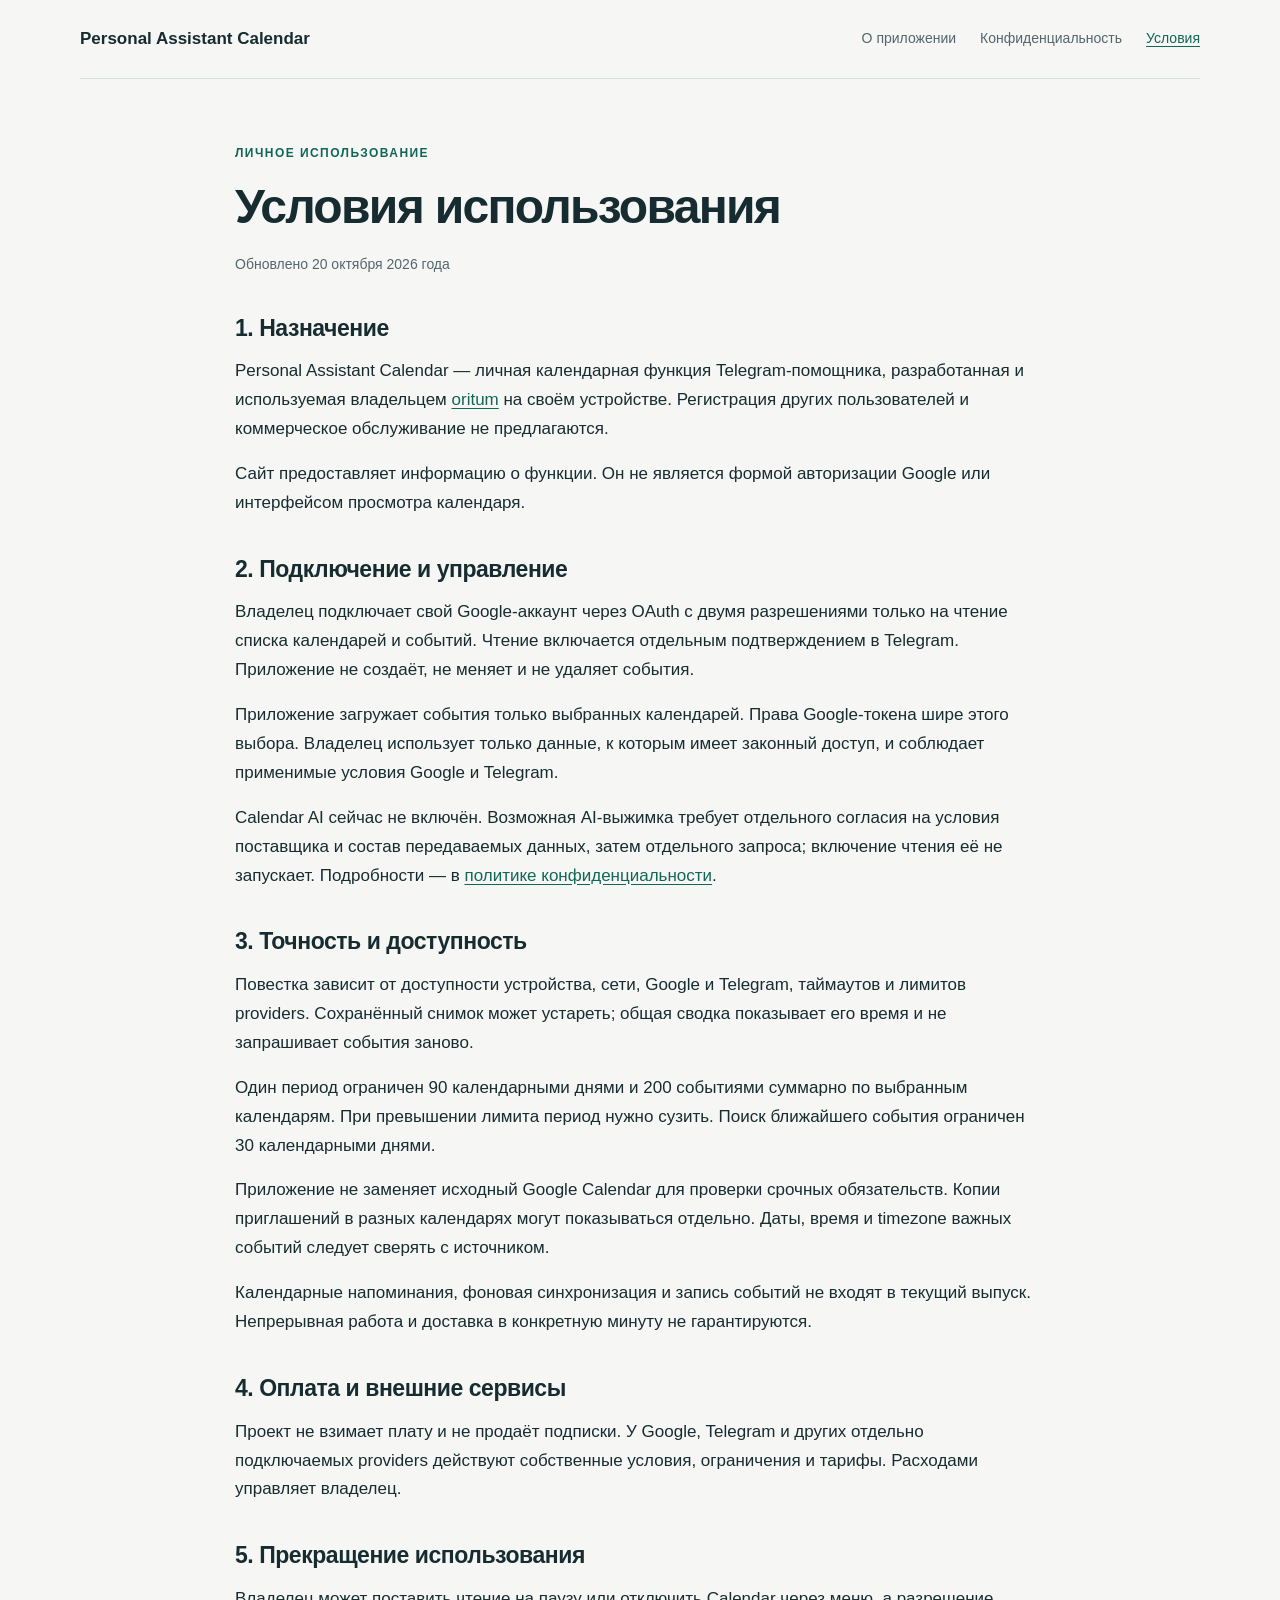
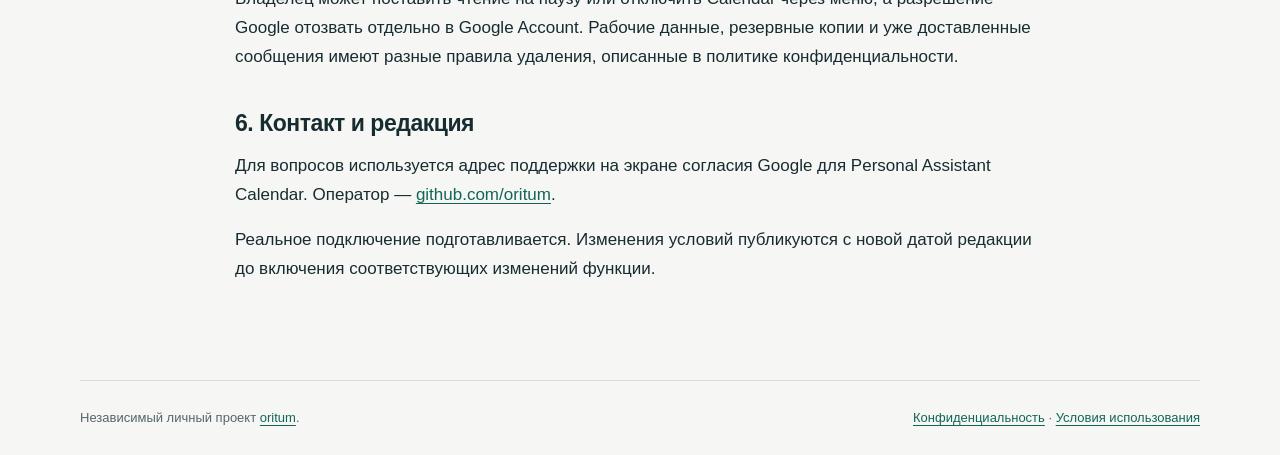
<file: calendar/terms.html>
<!doctype html>
<html lang="ru">
<head>
  <meta charset="utf-8">
  <meta name="viewport" content="width=device-width, initial-scale=1">
  <meta name="description" content="Условия личного использования календарной функции Telegram-помощника.">
  <meta name="referrer" content="no-referrer">
  <title>Условия использования · Personal Assistant Calendar</title>
  <link rel="stylesheet" href="../styles.css">
</head>
<body>
  <a class="skip" href="#main">К содержанию</a>
  <header class="header wrap">
    <a class="brand" href="index.html">Personal Assistant Calendar</a>
    <nav aria-label="Основная навигация">
      <a href="index.html">О приложении</a>
      <a href="privacy.html">Конфиденциальность</a>
      <a href="terms.html" aria-current="page">Условия</a>
    </nav>
  </header>
  <main id="main" class="wrap document">
    <p class="eyebrow">Личное использование</p>
    <h1>Условия использования</h1>
    <p class="updated">Обновлено <time datetime="2026-10-20">20 октября 2026 года</time></p>
    <section>
      <h2>1. Назначение</h2>
      <p>Personal Assistant Calendar — личная календарная функция
        Telegram-помощника, разработанная и используемая владельцем
        <a href="https://github.com/oritum">oritum</a> на своём устройстве.
        Регистрация других пользователей и коммерческое обслуживание не предлагаются.</p>
      <p>Сайт предоставляет информацию о функции. Он не является формой
        авторизации Google или интерфейсом просмотра календаря.</p>
    </section>
    <section>
      <h2>2. Подключение и управление</h2>
      <p>Владелец подключает свой Google-аккаунт через OAuth с двумя разрешениями
        только на чтение списка календарей и событий. Чтение включается отдельным
        подтверждением в Telegram. Приложение не создаёт, не меняет и не удаляет события.</p>
      <p>Приложение загружает события только выбранных календарей. Права Google-токена
        шире этого выбора. Владелец использует только данные, к которым имеет
        законный доступ, и соблюдает применимые условия Google и Telegram.</p>
      <p>Calendar AI сейчас не включён. Возможная AI-выжимка требует отдельного
        согласия на условия поставщика и состав передаваемых данных, затем
        отдельного запроса; включение чтения её не запускает. Подробности — в
        <a href="privacy.html">политике конфиденциальности</a>.</p>
    </section>
    <section>
      <h2>3. Точность и доступность</h2>
      <p>Повестка зависит от доступности устройства, сети, Google и Telegram,
        таймаутов и лимитов providers. Сохранённый снимок может устареть;
        общая сводка показывает его время и не запрашивает события заново.</p>
      <p>Один период ограничен 90 календарными днями и 200 событиями суммарно
        по выбранным календарям. При превышении лимита период нужно сузить.
        Поиск ближайшего события ограничен 30 календарными днями.</p>
      <p>Приложение не заменяет исходный Google Calendar для проверки срочных
        обязательств. Копии приглашений в разных календарях могут показываться
        отдельно. Даты, время и timezone важных событий следует сверять с источником.</p>
      <p>Календарные напоминания, фоновая синхронизация и запись событий
        не входят в текущий выпуск. Непрерывная работа и доставка в конкретную
        минуту не гарантируются.</p>
    </section>
    <section>
      <h2>4. Оплата и внешние сервисы</h2>
      <p>Проект не взимает плату и не продаёт подписки. У Google, Telegram
        и других отдельно подключаемых providers действуют собственные
        условия, ограничения и тарифы. Расходами управляет владелец.</p>
    </section>
    <section>
      <h2>5. Прекращение использования</h2>
      <p>Владелец может поставить чтение на паузу или отключить Calendar
        через меню, а разрешение Google отозвать отдельно в Google Account.
        Рабочие данные, резервные копии и уже доставленные сообщения
        имеют разные правила удаления, описанные в политике конфиденциальности.</p>
    </section>
    <section>
      <h2>6. Контакт и редакция</h2>
      <p>Для вопросов используется адрес поддержки на экране согласия Google
        для Personal Assistant Calendar. Оператор —
        <a href="https://github.com/oritum">github.com/oritum</a>.</p>
      <p>Реальное подключение подготавливается. Изменения условий публикуются
        с новой датой редакции до включения соответствующих изменений функции.</p>
    </section>
  </main>
  <footer class="footer wrap">
    <p>Независимый личный проект <a href="https://github.com/oritum">oritum</a>.</p>
    <p><a href="privacy.html">Конфиденциальность</a> · <a href="terms.html">Условия использования</a></p>
  </footer>
</body>
</html>
</file>
<file: styles.css>
:root {
  color-scheme: light;
  --paper: #f6f7f4;
  --card: #fff;
  --ink: #172c31;
  --muted: #53666b;
  --line: #d5dfdc;
  --accent: #126657;
  --soft: #e7f1e9;
  font-family: -apple-system, BlinkMacSystemFont, "Segoe UI", Arial, sans-serif;
  font-synthesis: none;
  text-rendering: optimizeLegibility;
}
* { box-sizing: border-box; }
body { margin: 0; background: var(--paper); color: var(--ink); font-size: 17px; line-height: 1.7; }
a { color: var(--accent); text-underline-offset: .2em; }
a:hover { text-decoration-thickness: 2px; }
a:focus-visible { outline: 3px solid var(--accent); outline-offset: 5px; border-radius: 2px; }
.wrap { width: min(1120px, calc(100% - 64px)); margin-inline: auto; }
.skip { position: absolute; top: 12px; left: 16px; padding: 10px 16px; background: var(--card); transform: translateY(-200%); z-index: 5; }
.skip:focus { transform: translateY(0); }
.header { display: flex; align-items: center; justify-content: space-between; gap: 28px; padding-block: 27px; border-bottom: 1px solid var(--line); }
.brand { max-width: 24rem; font-size: 17px; font-weight: 700; color: var(--ink); text-decoration: none; line-height: 1.4; }
nav { display: flex; flex-wrap: wrap; gap: 10px 24px; font-size: 14px; }
nav a { color: var(--muted); text-decoration: none; }
nav [aria-current="page"] { color: var(--accent); text-decoration: underline; }
.hero { padding-block: 76px 54px; max-width: 800px; }
.eyebrow { margin: 0 0 18px; font-size: 12px; font-weight: 700; letter-spacing: .12em; text-transform: uppercase; color: var(--accent); }
h1, h2 { line-height: 1.16; letter-spacing: -.035em; text-wrap: balance; }
h1 { margin: 0 0 28px; font-size: clamp(40px, 6.3vw, 72px); font-weight: 650; }
.lead { margin: 0; max-width: 720px; font-size: 21px; line-height: 1.65; }
.status { display: inline-flex; align-items: center; gap: 10px; margin: 28px 0 12px; padding: 7px 13px; border-radius: 7px; background: var(--soft); font-size: 13px; font-weight: 600; }
.dot { width: 7px; height: 7px; flex: 0 0 7px; border-radius: 50%; background: var(--accent); }
.muted { color: var(--muted); font-size: 14px; max-width: 620px; margin: 0; }
.cards { display: grid; grid-template-columns: repeat(3, minmax(0, 1fr)); gap: 18px; }
.card { padding: 28px; border: 1px solid var(--line); border-radius: 12px; background: var(--card); }
.number { font-size: 12px; font-weight: 650; color: var(--accent); }
.card h2 { margin: 28px 0 14px; font-size: 23px; }
.card p { margin: 0; color: var(--muted); font-size: 15px; }
code { font-size: .87em; overflow-wrap: anywhere; }
.detail { display: grid; grid-template-columns: 1fr 1.55fr; gap: 72px; padding-block: 72px; }
.detail h2 { margin: 0; font-size: 36px; }
.prose p { margin-top: 0; }
.text-link { font-weight: 650; }
.footer { display: flex; justify-content: space-between; flex-wrap: wrap; gap: 12px 24px; padding-block: 26px; border-top: 1px solid var(--line); color: var(--muted); font-size: 13px; }
.footer p { margin: 0; }
.document { max-width: 810px; padding-block: 64px 80px; }
.document h1 { font-size: clamp(34px, 5vw, 48px); margin-bottom: 18px; overflow-wrap: anywhere; }
.updated { color: var(--muted); font-size: 14px; margin: 0 0 28px; }
.notice { padding: 18px 22px; background: var(--soft); border-left: 3px solid var(--accent); border-radius: 0 8px 8px 0; font-size: 15px; }
.document section { margin-top: 38px; }
.document h2 { font-size: 23px; margin: 0 0 16px; letter-spacing: -.02em; }
.document p { margin-block: 0 16px; }
.document li { margin-bottom: 12px; }
.document ul { padding-left: 24px; }
.document a { overflow-wrap: anywhere; }
@media (max-width: 760px) {
  .wrap { width: calc(100% - 40px); }
  .header { align-items: flex-start; flex-direction: column; gap: 16px; padding-block: 22px; }
  .hero { padding-block: 46px 36px; }
  .lead { font-size: 19px; }
  .cards { grid-template-columns: 1fr; gap: 12px; }
  .card { padding: 24px; }
  .card h2 { margin-top: 16px; }
  .detail { grid-template-columns: 1fr; gap: 28px; padding-block: 48px; }
  .detail h2 { font-size: 30px; }
  .document { padding-block: 40px 52px; }
  .document h2 { font-size: 21px; }
  .document section { margin-top: 30px; }
  .notice { padding: 16px; }
}
@media print {
  body { background: #fff; color: #000; font-size: 11pt; }
  .wrap { width: 100%; max-width: none; }
  nav, .skip { display: none; }
  .document { padding-block: 24px; }
  .document h1 { font-size: 26pt; }
  .document h2 { break-after: avoid; }
  .document section { break-inside: avoid; }
}
</file>
